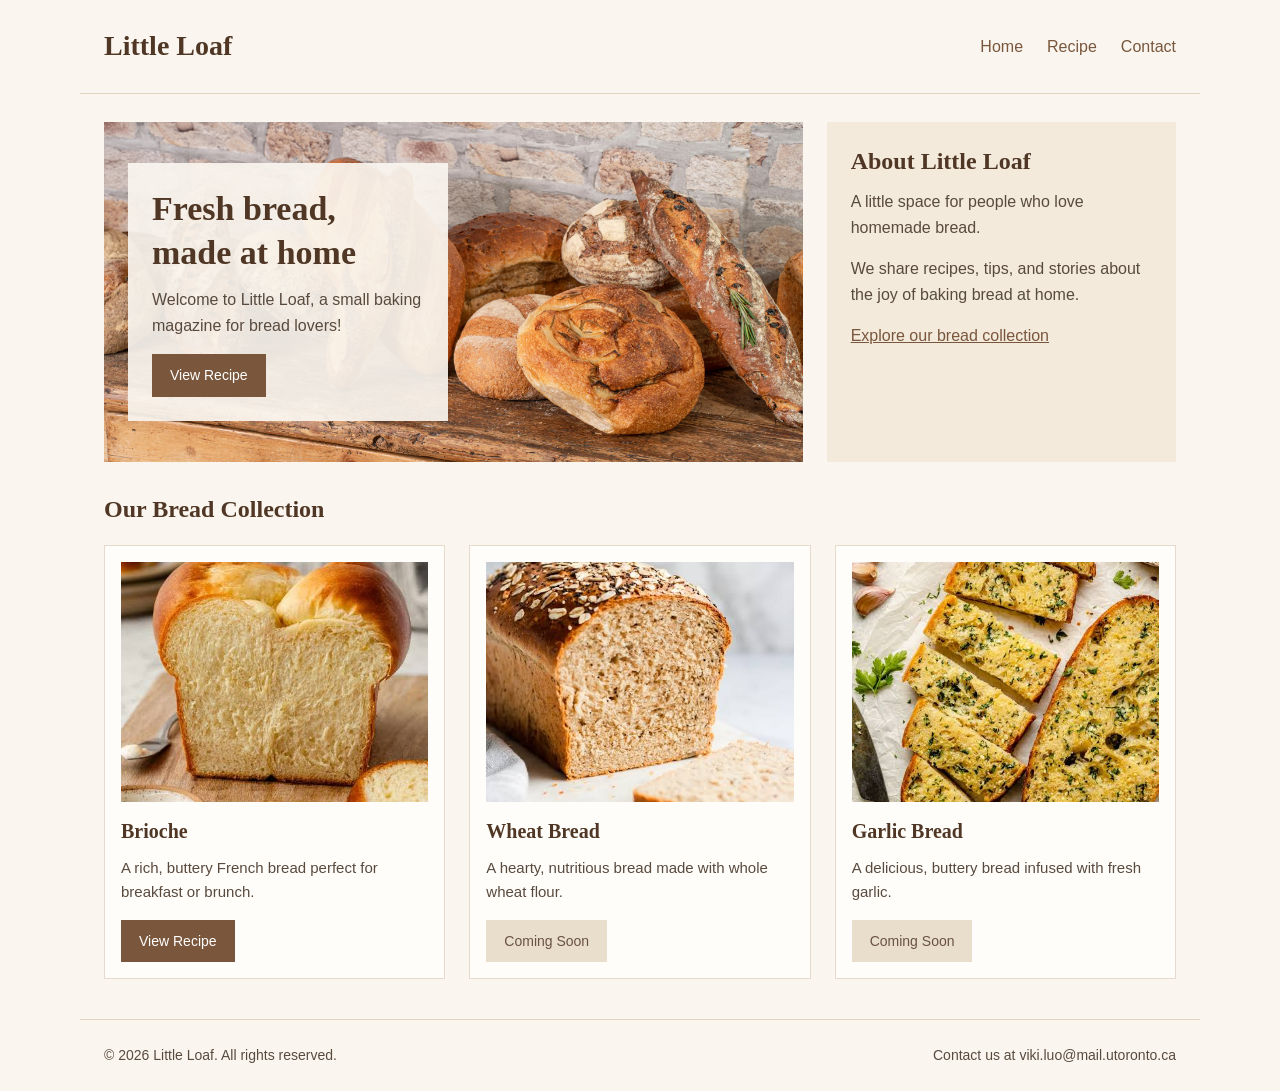
<file: index.html>
<!DOCTYPE html>
<html lang="en">
<head>
    <meta charset="UTF-8">
    <meta name="viewport" content="width=device-width, initial-scale=1.0">
    <title>Little Loaf</title>
    <link rel="stylesheet" href="css/style.css">
</head>
<body>
    <header class="site-header">
        <p class="site-name">Little Loaf</p>

        <nav>
            <ul class="nav-links">
                <li><a href="index.html">Home</a></li>
                <li><a href="detail.html">Recipe</a></li>
                <li><a href="#contact">Contact</a></li>
            </ul>
        </nav>
    </header>

    <main>
        <section class="hero-grid">
            <div class="spotlight">
                <div class="hero-text">
                    <h1>Fresh bread, <br>made at home</h1>
                    <p>Welcome to Little Loaf, a small baking magazine for bread lovers!</p>
                    <a class="button" href="detail.html">View Recipe</a>
                </div>
            </div>
            <aside class="about" id="about">
                <h2>About Little Loaf</h2>
                <p> A little space for people who love homemade bread. </p>
                <p>We share recipes, tips, and stories about the joy of baking bread at home.</p>
                <a href="#recipes">Explore our bread collection</a>
            </aside>
        </section>

        <section class="recipe" id="recipes">
            <h2>Our Bread Collection</h2>

            <div class="cards-gallery">
                <article class="card">
                    <img src="images/pic-1.png" alt="Brioche">
                    <h3>Brioche</h3>
                    <p>A rich, buttery French bread perfect for breakfast or brunch.</p>
                    <a class="button" href="detail.html">View Recipe</a>
                </article>

                <article class="card">
                    <img src="images/pic-2.png" alt="Wheat Bread">
                    <h3>Wheat Bread</h3>
                    <p>A hearty, nutritious bread made with whole wheat flour.</p>
                    <button class="button" type="button">Coming Soon</button>
                </article>

                <article class="card">
                    <img src="images/pic-3.png" alt="Garlic Bread">
                    <h3>Garlic Bread</h3>
                    <p>A delicious, buttery bread infused with fresh garlic.</p>
                    <button class="button" type="button">Coming Soon</button>
                </article>
            </div>
        </section>
    </main>

    <footer class="site-footer" id="contact">
        <p>&copy; 2026 Little Loaf. All rights reserved.</p>
        <p>Contact us at viki.luo@mail.utoronto.ca</p>
    </footer>
</body>
</html>
</file>
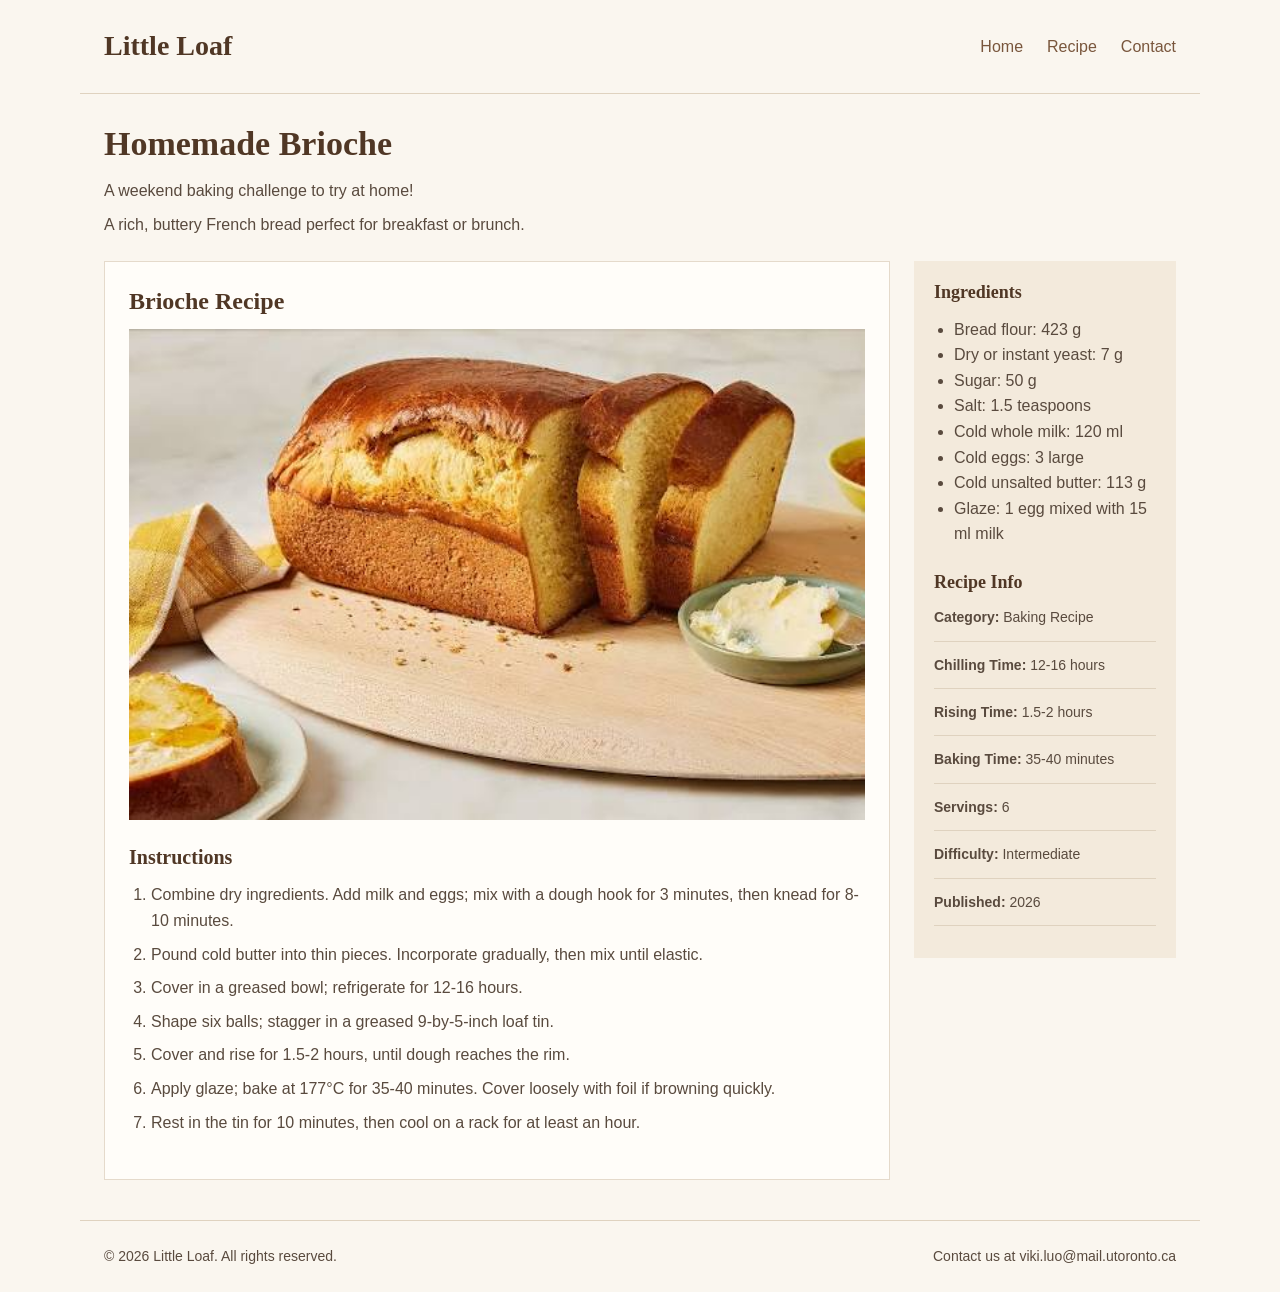
<file: detail.html>
<!DOCTYPE html>
<html lang="en">
<head>
    <meta charset="UTF-8">
    <meta name="viewport" content="width=device-width, initial-scale=1.0">
    <title>Little Loaf-Brioche Recipe</title>
    <link rel="stylesheet" href="css/style.css">
</head>
<body>
    <header class="site-header">
        <p class="site-name">Little Loaf</p>

        <nav>
            <ul class="nav-links">
                <li><a href="index.html">Home</a></li>
                <li><a href="detail.html">Recipe</a></li>
                <li><a href="#contact">Contact</a></li>
            </ul>
        </nav>
    </header>

    <main class="detail-layout">
        <section class="detail-hero">
            <h1> Homemade Brioche</h1>
            <p> A weekend baking challenge to try at home!</p>
            <p>A rich, buttery French bread perfect for breakfast or brunch.</p>
        </section>

        <div class="content-grid">
            <article class="recipe-body">
                <h2>Brioche Recipe</h2>
                <img src="images/pic-5.png" alt="Brioche">

                <h3>Instructions</h3>
                <ol>
                    <li>Combine dry ingredients. Add milk and eggs; mix with a dough hook for 3 minutes, then knead for 8-10 minutes.</li>
                    <li>Pound cold butter into thin pieces. Incorporate gradually, then mix until elastic.</li>
                    <li>Cover in a greased bowl; refrigerate for 12-16 hours.</li>
                    <li>Shape six balls; stagger in a greased 9-by-5-inch loaf tin.</li>
                    <li>Cover and rise for 1.5-2 hours, until dough reaches the rim.</li>
                    <li>Apply glaze; bake at 177°C for 35-40 minutes. Cover loosely with foil if browning quickly.</li>
                    <li>Rest in the tin for 10 minutes, then cool on a rack for at least an hour.</li>
                </ol>
            </article>

            <aside class="recipe-info">
                <h3>Ingredients</h3>
                <ul>
                    <li>Bread flour: 423 g</li>
                    <li>Dry or instant yeast: 7 g</li>
                    <li>Sugar: 50 g</li>
                    <li>Salt: 1.5 teaspoons</li>
                    <li>Cold whole milk: 120 ml</li>
                    <li>Cold eggs: 3 large</li>
                    <li>Cold unsalted butter: 113 g</li>
                    <li>Glaze: 1 egg mixed with 15 ml milk</li>
                </ul>

                <h3>Recipe Info</h3>
                <p><strong>Category:</strong> Baking Recipe</p>
                <p><strong>Chilling Time:</strong> 12-16 hours</p>
                <p><strong>Rising Time:</strong> 1.5-2 hours</p>
                <p><strong>Baking Time:</strong> 35-40 minutes</p>
                <p><strong>Servings:</strong> 6</p>
                <p><strong>Difficulty:</strong> Intermediate</p>
                <p><strong>Published:</strong> 2026</p>
            </aside>
        </div>
    </main>

    <footer class="site-footer" id="contact">
        <p>&copy; 2026 Little Loaf. All rights reserved.</p>
        <p>Contact us at viki.luo@mail.utoronto.ca</p>
    </footer>    
</body>
</html>
</file>
<file: css/style.css>
* {
    margin: 0;
    padding: 0;
    box-sizing: border-box;
}

body {
    background-color: #faf6ef;
    color: #594a3e;
    font-family: Arial, sans-serif;
    line-height: 1.6;
}

h1, h2, h3 {
    font-family: Georgia, serif;
    color: #503725;
    line-height: 1.3;
    margin-bottom: 12px;
}

h1 {
    font-size: 34px;
}

h2 {
    font-size: 24px;
}

h3 {
    font-size: 20px;
}

p {
    margin-bottom: 16px;
}

a {
    color: #79563c;
}

.site-header, .site-footer {
    max-width: 1120px;
    margin: 0 auto;
    padding: 24px;
    display: flex;
    flex-direction: column;
    justify-content: space-between;
    gap: 16px;
}

.site-header {
    border-bottom: 1px solid #dfd2bf;
}

.site-name {
    font-family: Georgia, serif;
    font-size: 28px;
    font-weight: bold;
    color: #503725;
}

.site-header p, .site-footer p {
    margin-bottom: 0;
}

.nav-links {
    display: flex;
    flex-wrap: wrap;
    gap: 24px; 
    list-style-type: none;
}

.nav-links a {
    text-decoration: none;
}

.site-footer {
    border-top: 1px solid #dfd2bf;
    font-size: 14px;
    overflow-wrap: break-word;
}

main {
    max-width: 1120px;
    margin: 0 auto;
    padding: 28px 24px 40px;
}

.hero-grid, .cards-gallery, .content-grid {
    display: grid;
    grid-template-columns: 1fr;
    gap: 24px;
}

.hero-grid {
    margin-bottom: 32px;
}

.spotlight {
    background-color: #eee1ce;
    background-image: url("../images/pic-4.png");
    background-size: cover;
    background-position: center;
    display: flex;
    align-items: center;
    min-height: 340px;
    padding: 24px;
}

.hero-text {
    max-width: 320px;
    padding: 24px;
    background-color: rgba(250, 246, 239, 0.92);
}

.about {
    padding: 24px;
    background-color: #f3eadc;
}

.button {
    display: inline-block;
    padding: 10px 18px;
    background-color: #79563c;
    color: white;
    border: none;
    font-family: Arial, sans-serif;
    font-size: 14px;
    line-height: 1.6;
    text-align: center;
    text-decoration: none;
}

.recipe > h2 {
    margin-bottom: 20px;
}

.card {
    display: flex;
    flex-direction: column;
    padding: 16px;
    background-color: #fffdf9;
    border: 1px solid #e5dacb;
}

.card img {
    display: block;
    width: 100%;
    height: 240px;
    object-fit: cover;
    margin-bottom: 16px;
}

.card p {
    font-size: 15px;
}

.card .button {
    margin-top: auto;
    align-self: flex-start;
}

.card button {
    background-color: #e9ddcc;
    color: #695340;
}

.detail-hero {
    margin-bottom: 24px;
}

.detail-hero p {
    margin-bottom: 8px;
}

.recipe-body {
    min-width: 0;
    padding: 24px;
    background-color: #fffdf9;
    border: 1px solid #e5dacb;
}

.recipe-body img {
    display: block;
    width: 100%;
    height: auto;
    object-fit: contain;
    margin-bottom: 24px;
}

.recipe-body h3 {
    margin-top: 24px;
}

.recipe-body ol {
    padding-left: 22px;
    margin-bottom: 20px;
}

.recipe-body li {
    margin-bottom: 8px;
}

.recipe-info {
    padding: 20px;
    background-color: #f3eadc;
    align-self: start;
}

.recipe-info h3 {
    font-size: 18px;
}

.recipe-info ul {
    padding-left: 20px;
    margin-bottom: 24px;
}

.recipe-info p {
    font-size: 14px;
    padding-bottom: 12px;
    margin-bottom: 12px;
    border-bottom: 1px solid #dfd2bf;
}

@media (min-width: 768px) {
    .site-header, .site-footer {
        flex-direction: row;
        align-items: center;
    }

    .hero-grid {
        grid-template-columns: 2fr 1fr;
    }

    .cards-gallery {
        grid-template-columns: repeat(auto-fit, minmax(280px, 1fr));
    }

    .content-grid {
        grid-template-columns: 3fr 1fr;
    }
}
</file>
